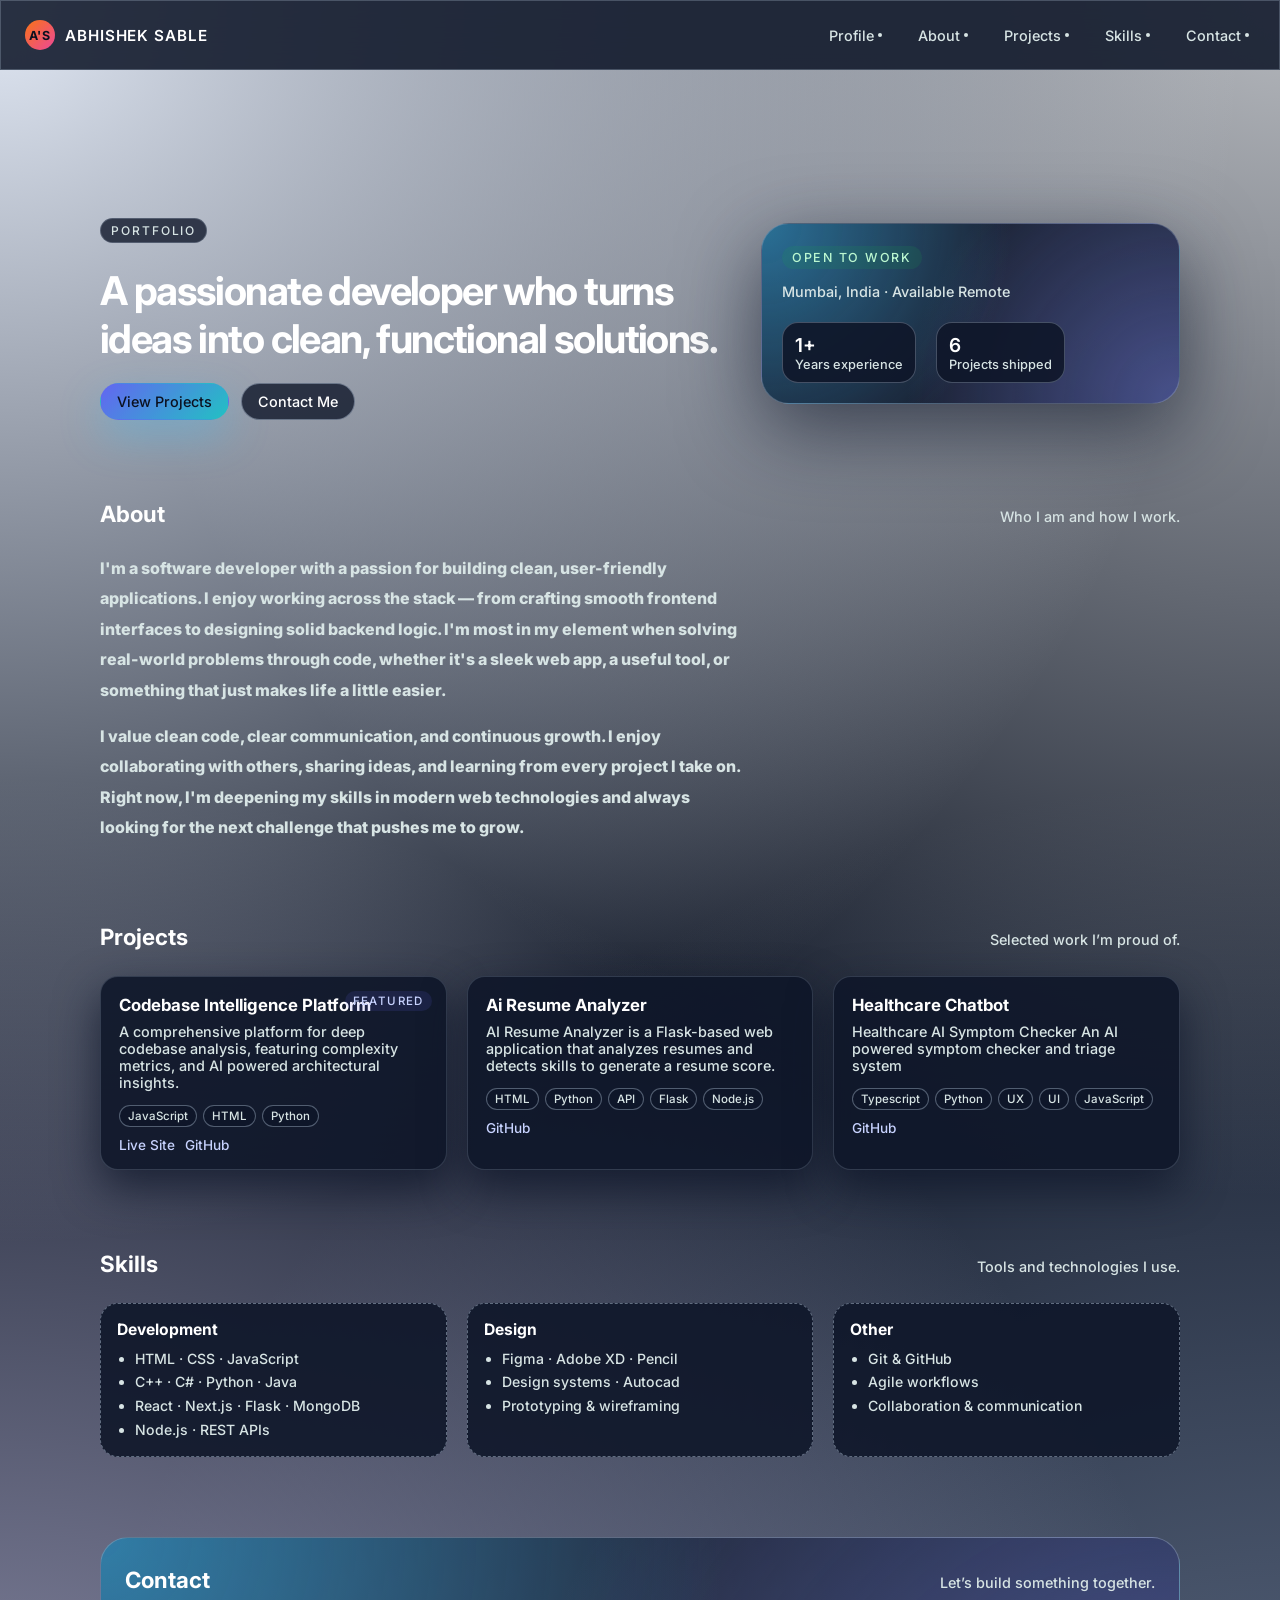
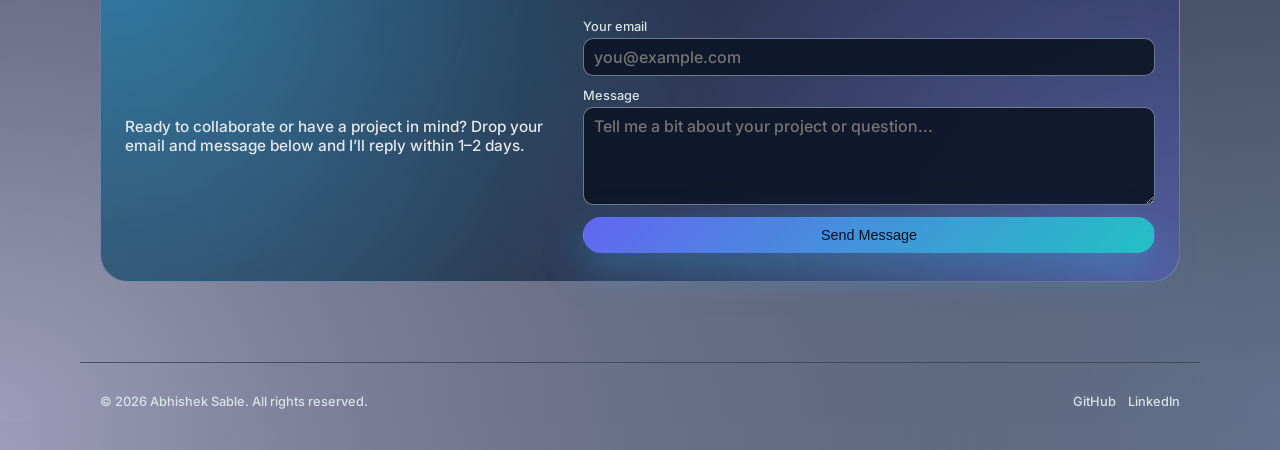
<file: index.html>
<!DOCTYPE html>
<html lang="en">
  <head>
    <meta charset="UTF-8" />
    <meta name="viewport" content="width=device-width, initial-scale=1.0" />
    <title>My Portfolio</title>
    <link rel="stylesheet" href="styles.css" />
    <link rel="preconnect" href="https://fonts.googleapis.com" />
    <link rel="preconnect" href="https://fonts.gstatic.com" crossorigin />
    <link
      href="https://fonts.googleapis.com/css2?family=Inter:wght@300;400;500;600;700&display=swap"
      rel="stylesheet"
    />
  </head>
  <body>
    <header class="nav">
      <div class="nav__brand">
        <span class="nav__logo-circle">A's</span>
        <span class="nav__brand-text">Abhishek Sable</span>
      </div>
      <nav class="nav__links">
        <a href="profile.html">Profile</a>
        <a href="about.html">About</a>
        <a href="projects.html">Projects</a>
        <a href="skills.html">Skills</a>
        <a href="contact.html">Contact</a>
      </nav>
      <button class="nav__toggle" aria-label="Toggle navigation">
        <span></span><span></span>
      </button>
    </header>

    <main>
      <section class="hero" id="top">
        <div class="hero__content">
          <p class="hero__eyebrow">Portfolio</p>
          <h1>A passionate developer who turns ideas into clean, functional solutions.</h1>
          <p class="hero__subtitle">
            
          </p>
          <div class="hero__actions">
            <a href="#projects" class="btn btn--primary">View Projects</a>
            <a href="#contact" class="btn btn--ghost">Contact Me</a>
          </div>
        </div>
        <div class="hero__card">
          <div class="hero__tag">Open to work</div>
          <p class="hero__role">Mumbai, India · Available Remote</p>
          <div class="hero__stats">
            <div </div>
              <span class="hero__stat-number">1+</span>
              <span class="hero__stat-label">Years experience</span>
            </div>
            <div id="projects-stat">
              <span class="hero__stat-number">6</span>
              <span class="hero__stat-label">Projects shipped</span>
            </div>
          </div>
        </div>
      </section>

      <section id="about" class="section">
        <div class="section__header">
          <h2>About</h2>
          <p>Who I am and how I work.</p>
        </div>
        <div class="about">
          <p>
            I'm a software developer with a passion for building clean, 
            user-friendly applications. I enjoy working across the stack — from crafting smooth frontend interfaces to designing solid backend logic. I'm most in my element when solving real-world problems through code, whether it's a sleek web app, 
            a useful tool, or something that just makes life a little easier.
          </p>
          <p>
            I value clean code, clear communication, and continuous growth. I enjoy collaborating with others, sharing ideas, and learning from every project I take on. Right now,
             I'm deepening my skills in modern web technologies and always looking for the next challenge that pushes me to grow.
          </p>
        </div>
      </section>

      <section id="projects" class="section">
        <div class="section__header">
          <h2>Projects</h2>
          <p>Selected work I’m proud of.</p>
        </div>
        <div class="grid projects">
          <article class="project-card">
            <div class="project-card__badge">Featured</div>
            <h3>Codebase Intelligence Platform</h3>
            <p>
              A comprehensive platform for deep codebase analysis, featuring complexity metrics,
              and AI powered architectural insights.
            </p>
            <ul class="project-card__tags">
              <li>JavaScript</li>
              <li>HTML</li>
              <li>Python</li>
            </ul>
            <div class="project-card__links">
              <a href="#" target="_blank" rel="noreferrer">Live Site</a>
              <a href="https://github.com/a6hxin/Codebase-Intelligence-Platform.git" target="_blank" rel="noreferrer">GitHub</a>
            </div>
          </article>

          <article class="project-card">
            <h3>Ai Resume Analyzer</h3>
            <p>
              AI Resume Analyzer is a Flask-based web application that analyzes resumes and detects skills to generate a resume score.
            </p>
            <ul class="project-card__tags">
              <li>HTML</li>
              <li>Python</li>
              <li>API</li>
              <li>Flask</li>
              <li>Node.js</li>
            </ul>
            <div class="project-card__links">
              <a href="https://github.com/a6hxin/Ai-Resume-Analyzer.git" target="_blank" rel="noreferrer">GitHub</a>
            </div>
          </article>

          <article class="project-card">
            <h3>Healthcare Chatbot</h3>
            <p>
              Healthcare AI Symptom Checker An AI powered symptom checker and triage system
            </p>
            <ul class="project-card__tags">
              <li>Typescript</li>
              <li>Python</li>
              <li>UX</li>
              <li>UI</li>
               <li>JavaScript</li>
            
            </ul>
            <div class="project-card__links">
              <a href="https://github.com/a6hxin/healthcare-ai.git" target="_blank" rel="noreferrer">GitHub</a>
            </div>
          </article>
        </div>
      </section>

      <section id="skills" class="section">
        <div class="section__header">
          <h2>Skills</h2>
          <p>Tools and technologies I use.</p>
        </div>
        <div class="grid skills">
          <div class="skills__group">
            <h3>Development</h3>
            <ul>
              <li>HTML · CSS · JavaScript</li>
              <li>C++ · C# · Python · Java</li>
              <li>React · Next.js · Flask · MongoDB</li>
              <li>Node.js · REST APIs</li>
            </ul>
          </div>
          <div class="skills__group">
            <h3>Design</h3>
            <ul>
              <li>Figma · Adobe XD · Pencil</li>
              <li>Design systems · Autocad</li>
              <li>Prototyping & wireframing</li>
            </ul>
          </div>
          <div class="skills__group">
            <h3>Other</h3>
            <ul>
              <li>Git & GitHub</li>
              <li>Agile workflows</li>
              <li>Collaboration & communication</li>
            </ul>
          </div>
        </div>
      </section>

      <section id="contact" class="section section--accent">
        <div class="section__header">
          <h2>Contact</h2>
          <p>Let’s build something together.</p>
        </div>
        <div class="contact">
          <p>
            Ready to collaborate or have a project in mind? Drop your email and
            message below and I’ll reply within 1–2 days.
          </p>
          <form id="contact-form" class="contact-form">
            <div class="contact-form__field">
              <label for="contact-email">Your email</label>
              <input
                type="email"
                id="contact-email"
                name="email"
                placeholder="you@example.com"
                required
              />
            </div>
            <div class="contact-form__field">
              <label for="contact-message">Message</label>
              <textarea
                id="contact-message"
                name="message"
                rows="4"
                placeholder="Tell me a bit about your project or question..."
                required
              ></textarea>
            </div>
            <button href="success.html" type="submit" class="btn btn--primary">
              Send Message
            </button>
          </form>
        </div>
      </section>
    </main>

    <footer class="footer">
      <p>© <span id="year"></span> Abhishek Sable. All rights reserved.</p>
      <div class="footer__links">
        <a href="https://github.com/a6hxin" target="_blank" rel="noreferrer"
          >GitHub</a
        >
        <a href="https://www.linkedin.com/in/a6hxin" target="_blank" rel="noreferrer"
          >LinkedIn</a
        >
      </div>
    </footer>

    <script src="main.js"></script>
  </body>
</html>
</file>
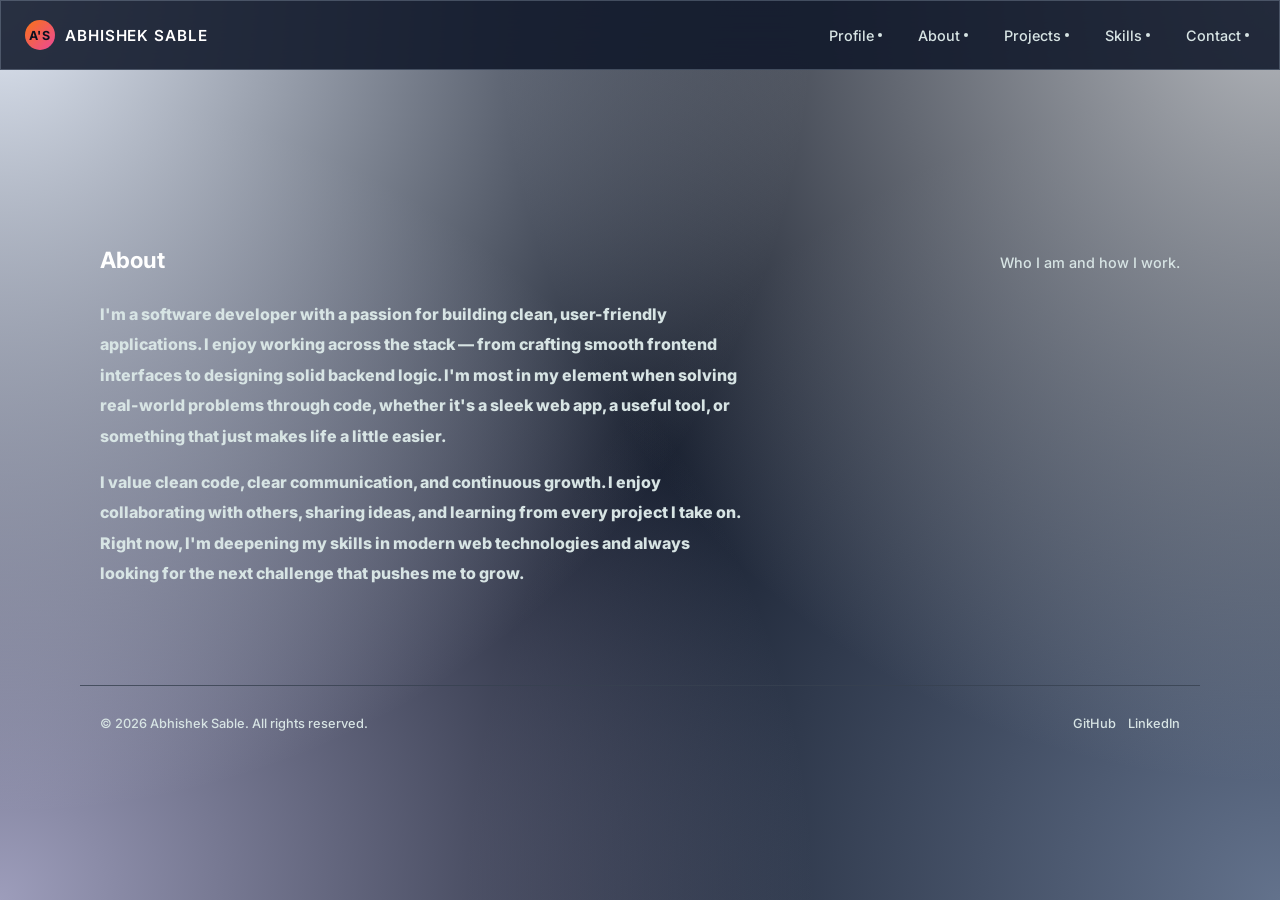
<file: about.html>
<!DOCTYPE html>
<html lang="en">
  <head>
    <meta charset="UTF-8" />
    <meta name="viewport" content="width=device-width, initial-scale=1.0" />
    <title>About · Abhishek Sable</title>
    <link rel="stylesheet" href="styles.css" />
    <link rel="preconnect" href="https://fonts.googleapis.com" />
    <link rel="preconnect" href="https://fonts.gstatic.com" crossorigin />
    <link
      href="https://fonts.googleapis.com/css2?family=Inter:wght@300;400;500;600;700&display=swap"
      rel="stylesheet"
    />
  </head>
  <body>
    <header class="nav">
      <div class="nav__brand">
        <span class="nav__logo-circle">A's</span>
        <span class="nav__brand-text">Abhishek Sable</span>
      </div>
      <nav class="nav__links">
        <a href="index.html">Profile</a>
        <a href="about.html">About</a>
        <a href="projects.html">Projects</a>
        <a href="skills.html">Skills</a>
        <a href="contact.html">Contact</a>
      </nav>
      <button class="nav__toggle" aria-label="Toggle navigation">
        <span></span><span></span>
      </button>
    </header>

    <main>
      <section class="section">
        <div class="section__header">
          <h2>About</h2>
          <p>Who I am and how I work.</p>
        </div>
        <div class="about">
          <p>
            I'm a software developer with a passion for building clean,
            user-friendly applications. I enjoy working across the stack — from crafting
            smooth frontend interfaces to designing solid backend logic. I'm most in my
            element when solving real-world problems through code, whether it's a sleek
            web app, a useful tool, or something that just makes life a little easier.
          </p>
          <p>
            I value clean code, clear communication, and continuous growth. I enjoy
            collaborating with others, sharing ideas, and learning from every project I
            take on. Right now, I'm deepening my skills in modern web technologies and
            always looking for the next challenge that pushes me to grow.
          </p>
        </div>
      </section>
    </main>

    <footer class="footer">
      <p>© <span id="year"></span> Abhishek Sable. All rights reserved.</p>
      <div class="footer__links">
        <a href="https://github.com/a6hxin" target="_blank" rel="noreferrer">GitHub</a>
        <a href="https://www.linkedin.com/in/a6hxin" target="_blank" rel="noreferrer"
          >LinkedIn</a
        >
      </div>
    </footer>

    <script src="main.js"></script>
  </body>
</html>
</file>
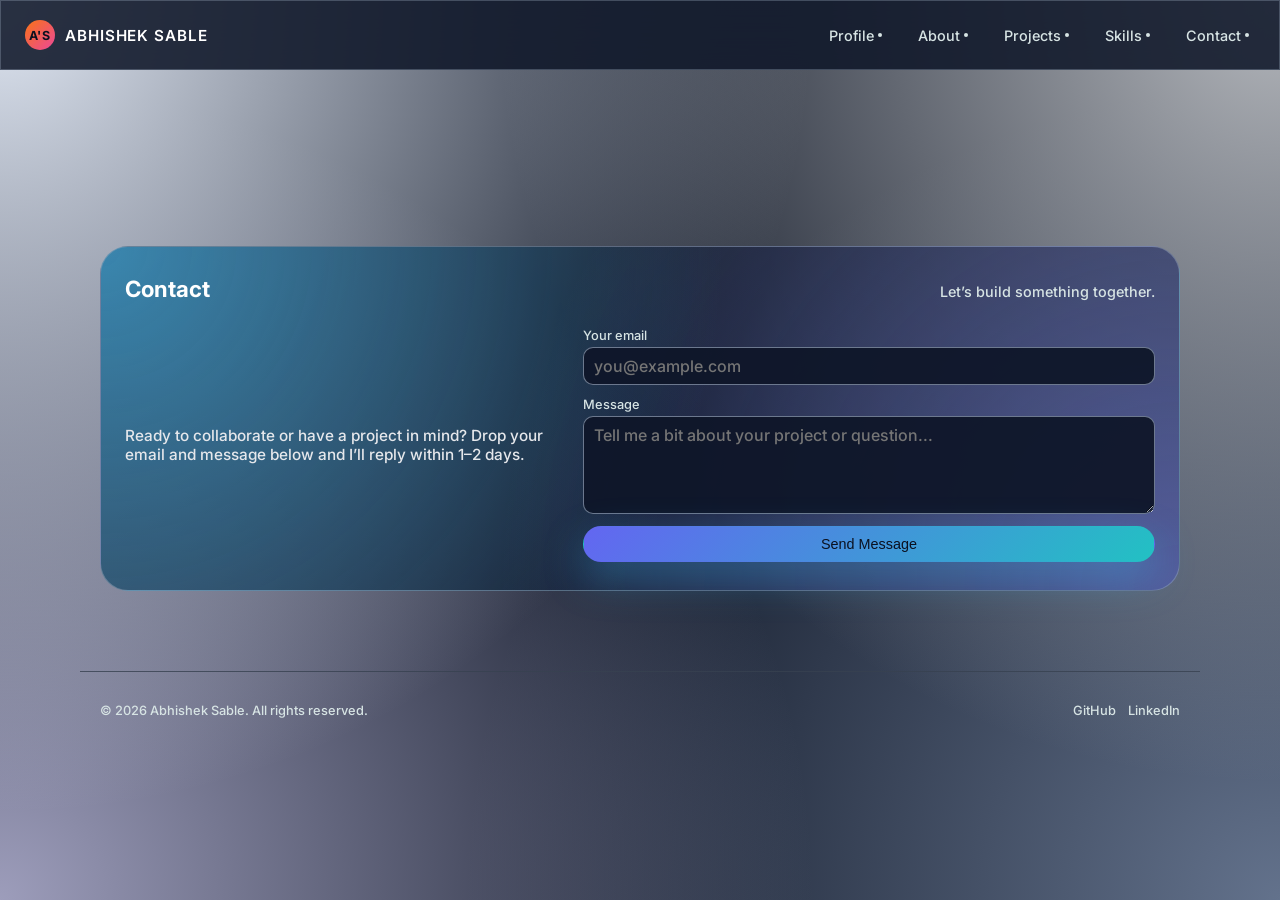
<file: contact.html>
<!DOCTYPE html>
<html lang="en">
  <head>
    <meta charset="UTF-8" />
    <meta name="viewport" content="width=device-width, initial-scale=1.0" />
    <title>Contact · Abhishek Sable</title>
    <link rel="stylesheet" href="styles.css" />
    <link rel="preconnect" href="https://fonts.googleapis.com" />
    <link rel="preconnect" href="https://fonts.gstatic.com" crossorigin />
    <link
      href="https://fonts.googleapis.com/css2?family=Inter:wght@300;400;500;600;700&display=swap"
      rel="stylesheet"
    />
  </head>
  <body>
    <header class="nav">
      <div class="nav__brand">
        <span class="nav__logo-circle">A's</span>
        <span class="nav__brand-text">Abhishek Sable</span>
      </div>
      <nav class="nav__links">
        <a href="index.html">Profile</a>
        <a href="about.html">About</a>
        <a href="projects.html">Projects</a>
        <a href="skills.html">Skills</a>
        <a href="contact.html">Contact</a>
      </nav>
      <button class="nav__toggle" aria-label="Toggle navigation">
        <span></span><span></span>
      </button>
    </header>

    <main>
      <section class="section section--accent">
        <div class="section__header">
          <h2>Contact</h2>
          <p>Let’s build something together.</p>
        </div>
        <div class="contact">
          <p>
            Ready to collaborate or have a project in mind? Drop your email and
            message below and I’ll reply within 1–2 days.
          </p>
          <form id="contact-form" class="contact-form">
            <div class="contact-form__field">
              <label for="contact-email">Your email</label>
              <input
                type="email"
                id="contact-email"
                name="email"
                placeholder="you@example.com"
                required
              />
            </div>
            <div class="contact-form__field">
              <label for="contact-message">Message</label>
              <textarea
                id="contact-message"
                name="message"
                rows="4"
                placeholder="Tell me a bit about your project or question..."
                required
              ></textarea>
            </div>
            <button type="submit" class="btn btn--primary">
              Send Message
            </button>
          </form>
        </div>
      </section>
    </main>

    <footer class="footer">
      <p>© <span id="year"></span> Abhishek Sable. All rights reserved.</p>
      <div class="footer__links">
        <a href="https://github.com/a6hxin" target="_blank" rel="noreferrer">GitHub</a>
        <a href="https://www.linkedin.com/in/a6hxin" target="_blank" rel="noreferrer"
          >LinkedIn</a
        >
      </div>
    </footer>

    <script src="main.js"></script>
  </body>
</html>
</file>
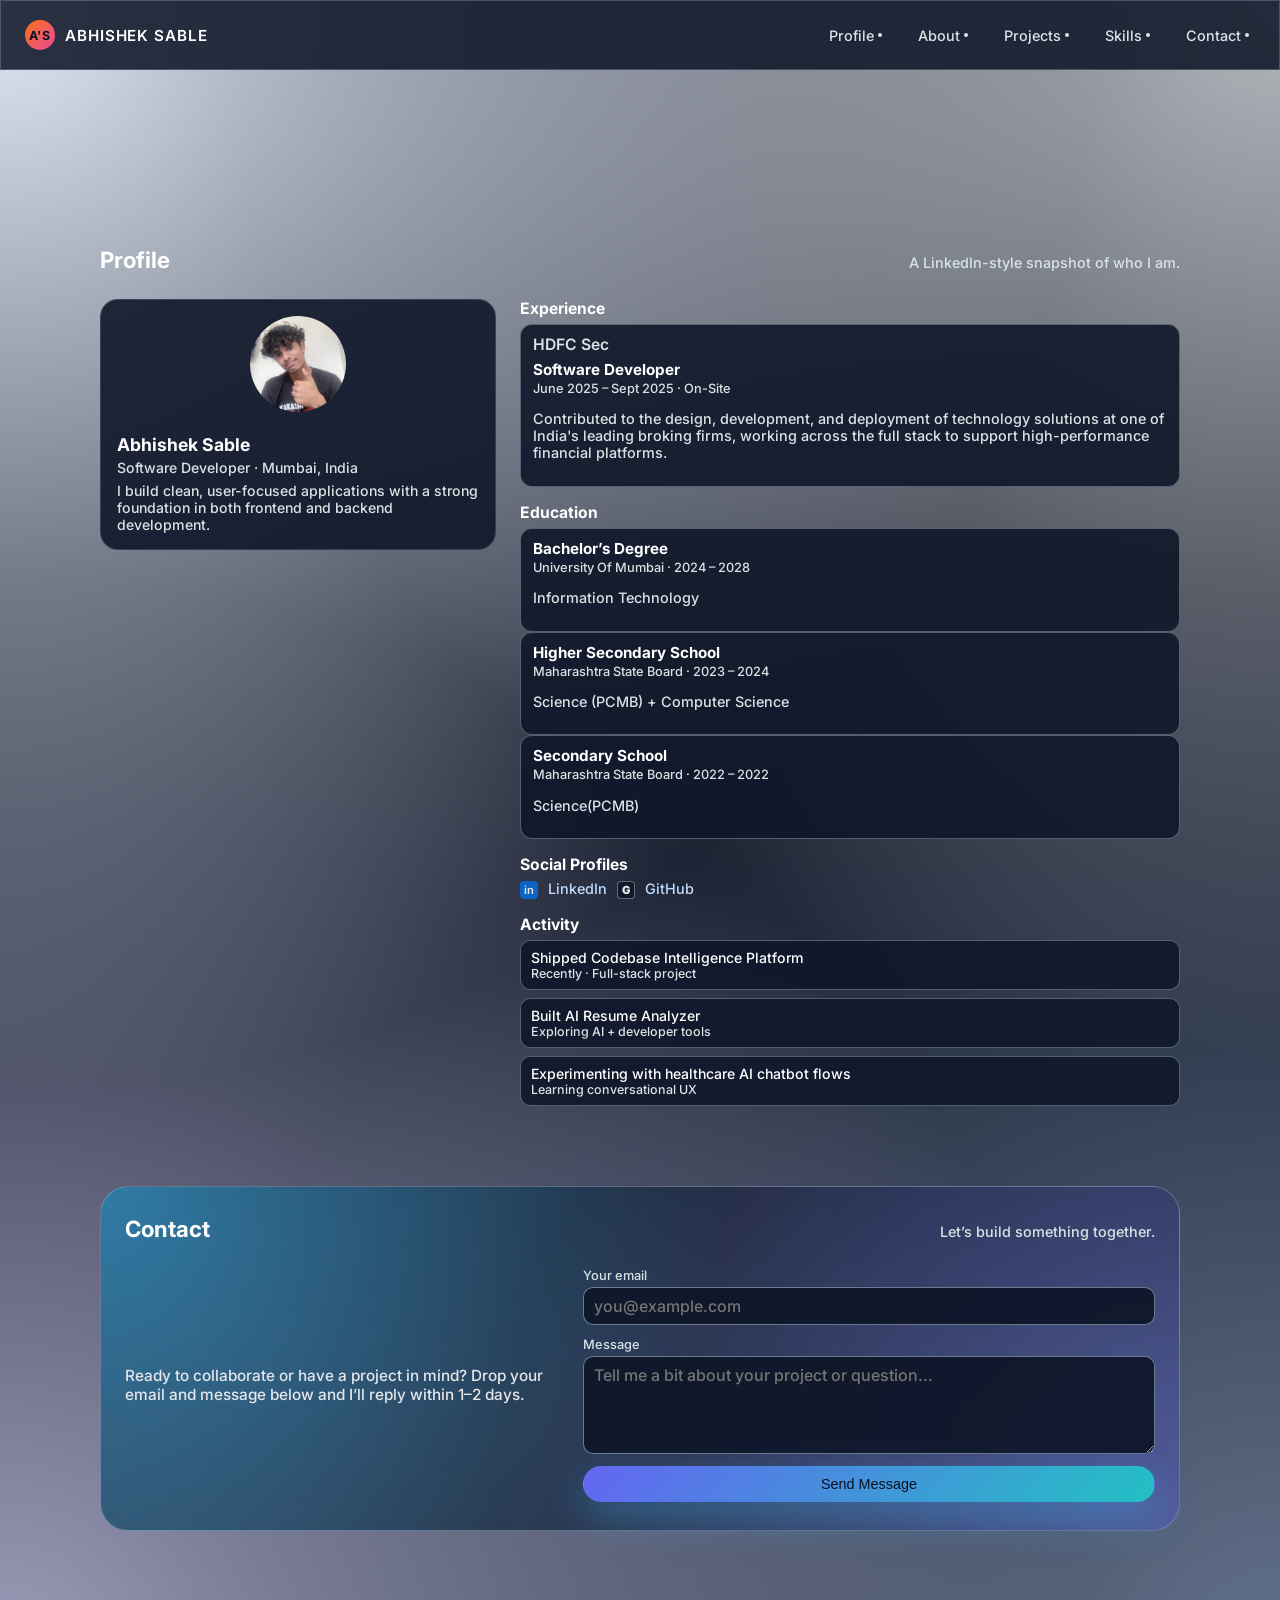
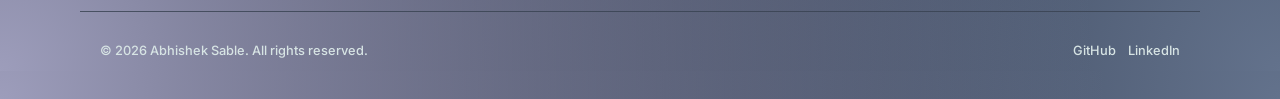
<file: profile.html>
<!DOCTYPE html>
<html lang="en">
  <head>
    <meta charset="UTF-8" />
    <meta name="viewport" content="width=device-width, initial-scale=1.0" />
    <title>Profile · Abhishek Sable</title>
    <link rel="stylesheet" href="styles.css" />
    <link rel="preconnect" href="https://fonts.googleapis.com" />
    <link rel="preconnect" href="https://fonts.gstatic.com" crossorigin />
    <link
      href="https://fonts.googleapis.com/css2?family=Inter:wght@300;400;500;600;700&display=swap"
      rel="stylesheet"
    />
  </head>
  <body>
    <header class="nav">
      <div class="nav__brand">
        <span class="nav__logo-circle">A's</span>
        <span class="nav__brand-text">Abhishek Sable</span>
      </div>
      <nav class="nav__links">
        <a href="profile.html">Profile</a>
        <a href="about.html">About</a>
        <a href="projects.html">Projects</a>
        <a href="skills.html">Skills</a>
        <a href="contact.html">Contact</a>
      </nav>
      <button class="nav__toggle" aria-label="Toggle navigation">
        <span></span><span></span>
      </button>
    </header>

    <main>
      <section class="section profile">
        <div class="section__header">
          <h2>Profile</h2>
          <p>A LinkedIn-style snapshot of who I am.</p>
        </div>
        <div class="profile__layout">
          <aside class="profile__sidebar">
            <div class="profile__photo">
              <!-- Replace with an <img> when you have your photo -->
              <div class="profile__photo-placeholder"><img src="pen.jpeg" alt="logo"></div>
            </div>
            <div class="profile__summary">
              <h3>Abhishek Sable</h3>
              <p class="profile__role">Software Developer · Mumbai, India</p>
              <p class="profile__bio">
                I build clean, user-focused applications with a strong foundation in both
                frontend and backend development.
              </p>
            </div>
          </aside>

          <div class="profile__content">
            <section class="profile__section">
              <h3>Experience</h3>
              <div class="profile__item">
              <h3 class="section___header"><a href="https://www.hdfcsec.com">HDFC Sec</a></h3>
                <h4>Software Developer</h4>
                <p class="profile__meta">June 2025 – Sept 2025 · On-Site</p>
                <p>
                  Contributed to the design, development, and deployment of technology solutions at one of India's leading broking firms, working across the full stack to support high-performance financial platforms.
                </p>
              </div>
            </section>

            <section class="profile__section">
              <h3>Education</h3>
              <div class="profile__item">
                <h4>Bachelor’s Degree</h4>
                <p class="profile__meta">University Of Mumbai · 2024 – 2028</p>
                <p>
                  Information Technology
                </p>
              </div>
              <div class="profile__item">
                <h4>Higher Secondary School</h4>
                <p class="profile__meta">Maharashtra State Board · 2023 – 2024</p>
                <p>
                   Science (PCMB) + Computer Science
                </p>
              </div>
              <div class="profile__item">
                <h4>Secondary School</h4>
                <p class="profile__meta">Maharashtra State Board · 2022 – 2022</p>
                <p>
                 Science(PCMB)
                </p>
              </div>
            </section>

            <section class="profile__section">
              <h3>Social Profiles</h3>
              <ul class="profile__links">
                <li>
                  <a href="https://www.linkedin.com/in/a6hxin" target="_blank" rel="noreferrer">
                    <span class="profile__icon profile__icon--linkedin">in</span>
                    LinkedIn
                  </a>
                </li>
                <li>
                  <a href="https://github.com/a6hxin" target="_blank" rel="noreferrer">
                    <span class="profile__icon profile__icon--github">G</span>
                    GitHub
                  </a>
                </li>
              </ul>
            </section>

            <section class="profile__section">
              <h3>Activity</h3>
              <ul class="profile__activity">
                <li class="profile__activity-item">
                  <span class="profile__activity-title">
                    Shipped Codebase Intelligence Platform
                  </span>
                  <span class="profile__activity-meta">Recently · Full-stack project</span>
                </li>
                <li class="profile__activity-item">
                  <span class="profile__activity-title">
                    Built AI Resume Analyzer
                  </span>
                  <span class="profile__activity-meta">Exploring AI + developer tools</span>
                </li>
                <li class="profile__activity-item">
                  <span class="profile__activity-title">
                    Experimenting with healthcare AI chatbot flows
                  </span>
                  <span class="profile__activity-meta">Learning conversational UX</span>
                </li>
              </ul>
            </section>
          </div>
        </div>
      </section>

      <section id="contact" class="section section--accent">
        <div class="section__header">
          <h2>Contact</h2>
          <p>Let’s build something together.</p>
        </div>
        <div class="contact">
          <p>
            Ready to collaborate or have a project in mind? Drop your email and
            message below and I’ll reply within 1–2 days.
          </p>
          <form id="contact-form-profile" class="contact-form">
            <div class="contact-form__field">
              <label for="contact-email-profile">Your email</label>
              <input
                type="email"
                id="contact-email-profile"
                name="email"
                placeholder="you@example.com"
                required
              />
            </div>
            <div class="contact-form__field">
              <label for="contact-message-profile">Message</label>
              <textarea
                id="contact-message-profile"
                name="message"
                rows="4"
                placeholder="Tell me a bit about your project or question..."
                required
              ></textarea>
            </div>
            <button type="submit" href="success.html" class="btn btn--primary">
              Send Message
            </button>
          </form>
        </div>
      </section>
    </main>

    <footer class="footer">
      <p>© <span id="year"></span> Abhishek Sable. All rights reserved.</p>
      <div class="footer__links">
        <a href="https://github.com/a6hxin" target="_blank" rel="noreferrer">GitHub</a>
        <a href="https://www.linkedin.com/in/a6hxin" target="_blank" rel="noreferrer"
          >LinkedIn</a
        >
      </div>
    </footer>

    <script src="main.js"></script>
  </body>
</html>
</file>
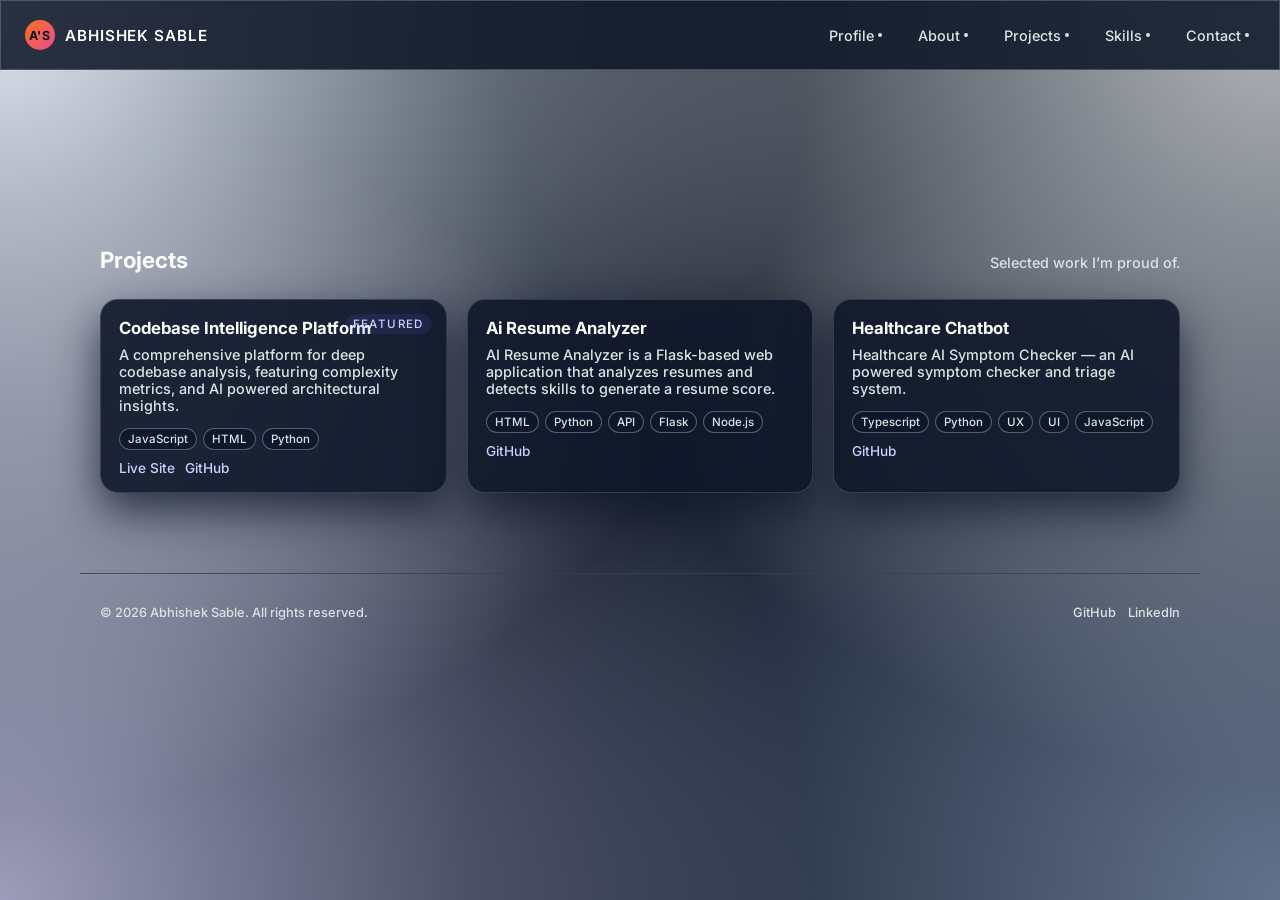
<file: projects.html>
<!DOCTYPE html>
<html lang="en">
  <head>
    <meta charset="UTF-8" />
    <meta name="viewport" content="width=device-width, initial-scale=1.0" />
    <title>Projects · Abhishek Sable</title>
    <link rel="stylesheet" href="styles.css" />
    <link rel="preconnect" href="https://fonts.googleapis.com" />
    <link rel="preconnect" href="https://fonts.gstatic.com" crossorigin />
    <link
      href="https://fonts.googleapis.com/css2?family=Inter:wght@300;400;500;600;700&display=swap"
      rel="stylesheet"
    />
  </head>
  <body>
    <header class="nav">
      <div class="nav__brand">
        <span class="nav__logo-circle">A's</span>
        <span class="nav__brand-text">Abhishek Sable</span>
      </div>
      <nav class="nav__links">
        <a href="index.html">Profile</a>
        <a href="about.html">About</a>
        <a href="projects.html">Projects</a>
        <a href="skills.html">Skills</a>
        <a href="contact.html">Contact</a>
      </nav>
      <button class="nav__toggle" aria-label="Toggle navigation">
        <span></span><span></span>
      </button>
    </header>

    <main>
      <section class="section">
        <div class="section__header">
          <h2>Projects</h2>
          <p>Selected work I’m proud of.</p>
        </div>
        <div class="grid projects">
          <article class="project-card">
            <div class="project-card__badge">Featured</div>
            <h3>Codebase Intelligence Platform</h3>
            <p>
              A comprehensive platform for deep codebase analysis, featuring complexity
              metrics, and AI powered architectural insights.
            </p>
            <ul class="project-card__tags">
              <li>JavaScript</li>
              <li>HTML</li>
              <li>Python</li>
            </ul>
            <div class="project-card__links">
              <a href="#" target="_blank" rel="noreferrer">Live Site</a>
              <a
                href="https://github.com/a6hxin/Codebase-Intelligence-Platform.git"
                target="_blank"
                rel="noreferrer"
                >GitHub</a
              >
            </div>
          </article>

          <article class="project-card">
            <h3>Ai Resume Analyzer</h3>
            <p>
              AI Resume Analyzer is a Flask-based web application that analyzes resumes
              and detects skills to generate a resume score.
            </p>
            <ul class="project-card__tags">
              <li>HTML</li>
              <li>Python</li>
              <li>API</li>
              <li>Flask</li>
              <li>Node.js</li>
            </ul>
            <div class="project-card__links">
              <a
                href="https://github.com/a6hxin/Ai-Resume-Analyzer.git"
                target="_blank"
                rel="noreferrer"
                >GitHub</a
              >
            </div>
          </article>

          <article class="project-card">
            <h3>Healthcare Chatbot</h3>
            <p>
              Healthcare AI Symptom Checker — an AI powered symptom checker and triage
              system.
            </p>
            <ul class="project-card__tags">
              <li>Typescript</li>
              <li>Python</li>
              <li>UX</li>
              <li>UI</li>
              <li>JavaScript</li>
            </ul>
            <div class="project-card__links">
              <a
                href="https://github.com/a6hxin/healthcare-ai.git"
                target="_blank"
                rel="noreferrer"
                >GitHub</a
              >
            </div>
          </article>
        </div>
      </section>
    </main>

    <footer class="footer">
      <p>© <span id="year"></span> Abhishek Sable. All rights reserved.</p>
      <div class="footer__links">
        <a href="https://github.com/a6hxin" target="_blank" rel="noreferrer">GitHub</a>
        <a href="https://www.linkedin.com/in/a6hxin" target="_blank" rel="noreferrer"
          >LinkedIn</a
        >
      </div>
    </footer>

    <script src="main.js"></script>
  </body>
</html>
</file>
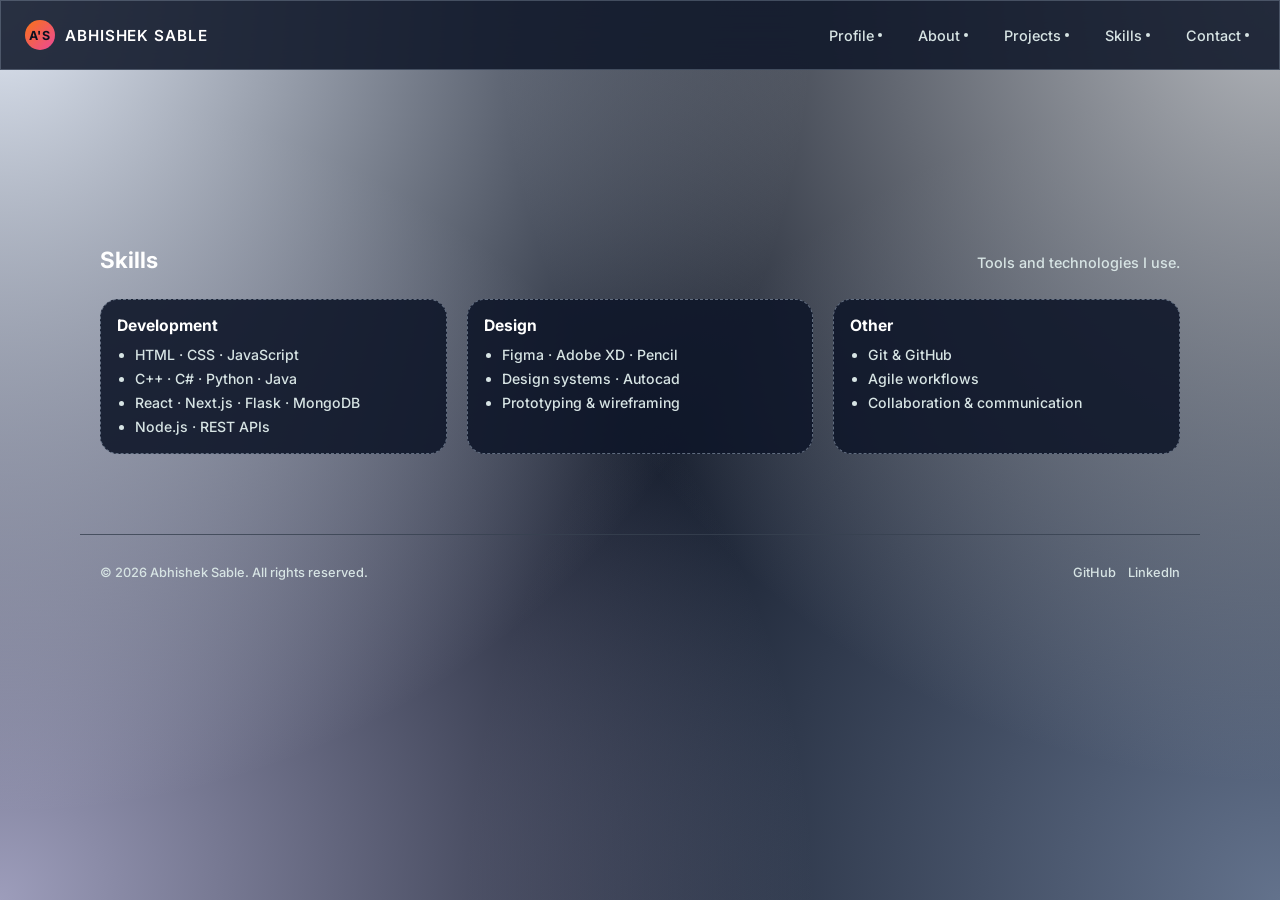
<file: skills.html>
<!DOCTYPE html>
<html lang="en">
  <head>
    <meta charset="UTF-8" />
    <meta name="viewport" content="width=device-width, initial-scale=1.0" />
    <title>Skills · Abhishek Sable</title>
    <link rel="stylesheet" href="styles.css" />
    <link rel="preconnect" href="https://fonts.googleapis.com" />
    <link rel="preconnect" href="https://fonts.gstatic.com" crossorigin />
    <link
      href="https://fonts.googleapis.com/css2?family=Inter:wght@300;400;500;600;700&display=swap"
      rel="stylesheet"
    />
  </head>
  <body>
    <header class="nav">
      <div class="nav__brand">
        <span class="nav__logo-circle">A's</span>
        <span class="nav__brand-text">Abhishek Sable</span>
      </div>
      <nav class="nav__links">
        <a href="index.html">Profile</a>
        <a href="about.html">About</a>
        <a href="projects.html">Projects</a>
        <a href="skills.html">Skills</a>
        <a href="contact.html">Contact</a>
      </nav>
      <button class="nav__toggle" aria-label="Toggle navigation">
        <span></span><span></span>
      </button>
    </header>

    <main>
      <section class="section">
        <div class="section__header">
          <h2>Skills</h2>
          <p>Tools and technologies I use.</p>
        </div>
        <div class="grid skills">
          <div class="skills__group">
            <h3>Development</h3>
            <ul>
              <li>HTML · CSS · JavaScript</li>
              <li>C++ · C# · Python · Java</li>
              <li>React · Next.js · Flask · MongoDB</li>
              <li>Node.js · REST APIs</li>
            </ul>
          </div>
          <div class="skills__group">
            <h3>Design</h3>
            <ul>
              <li>Figma · Adobe XD · Pencil</li>
              <li>Design systems · Autocad</li>
              <li>Prototyping & wireframing</li>
            </ul>
          </div>
          <div class="skills__group">
            <h3>Other</h3>
            <ul>
              <li>Git & GitHub</li>
              <li>Agile workflows</li>
              <li>Collaboration & communication</li>
            </ul>
          </div>
        </div>
      </section>
    </main>

    <footer class="footer">
      <p>© <span id="year"></span> Abhishek Sable. All rights reserved.</p>
      <div class="footer__links">
        <a href="https://github.com/a6hxin" target="_blank" rel="noreferrer">GitHub</a>
        <a href="https://www.linkedin.com/in/a6hxin" target="_blank" rel="noreferrer"
          >LinkedIn</a
        >
      </div>
    </footer>

    <script src="main.js"></script>
  </body>
</html>
</file>
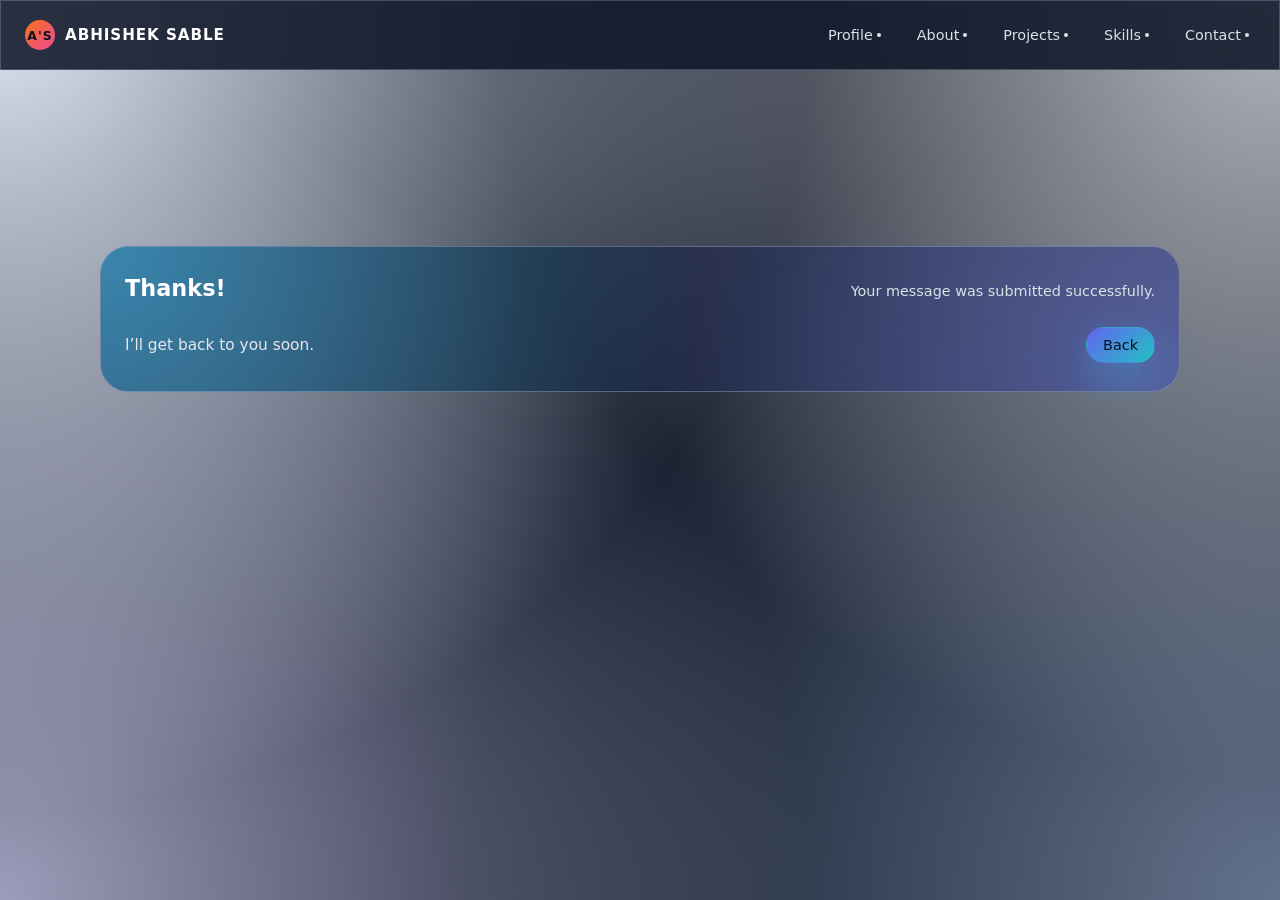
<file: success.html>
<!DOCTYPE html>
<html lang="en">
  <head>
    <meta charset="UTF-8" />
    <meta name="viewport" content="width=device-width, initial-scale=1.0" />
    <title>Message sent</title>
    <link rel="stylesheet" href="styles.css" />
  </head>
  <body>
    <header class="nav">
      <div class="nav__brand">
        <span class="nav__logo-circle">A's</span>
        <span class="nav__brand-text">Abhishek Sable</span>
      </div>
      <nav class="nav__links">
        <a href="index.html">Profile</a>
        <a href="about.html">About</a>
        <a href="projects.html">Projects</a>
        <a href="skills.html">Skills</a>
        <a href="contact.html">Contact</a>
      </nav>
      <button class="nav__toggle" aria-label="Toggle navigation">
        <span></span><span></span>
      </button>
    </header>

    <main>
      <section class="section section--accent">
        <div class="section__header">
          <h2>Thanks!</h2>
          <p>Your message was submitted successfully.</p>
        </div>
        <div class="contact">
          <p>I’ll get back to you soon.</p>
          <a class="btn btn--primary" href="index.html#contact">Back</a>
        </div>
      </section>
    </main>

    <script src="main.js"></script>
  </body>
</html>
</file>
<file: styles.css>
:root {
  --bg: #050816;
  --bg-elevated: rgba(15, 23, 42, 0.9);
  --bg-soft: rgba(15, 23, 42, 0.7);
  --accent: #6366f1;
  --accent-soft: rgba(99, 102, 241, 0.12);
  --text: hsl(0, 0%, 100%);
  --muted: #d7e4e4;
  --border-subtle: rgba(148, 163, 184, 0.25);
  --radius-lg: 18px;
  --radius-xl: 28px;
  --shadow-soft: 0 24px 80px rgba(15, 23, 42, 0.65);
}

*,
*::before,
*::after {
  box-sizing: border-box;
}

html,
body {
  margin: 0;
  padding: 0;
  font-family: "Inter", system-ui, -apple-system, BlinkMacSystemFont, sans-serif;
  background:
    radial-gradient(circle at 0% 0%, #e2e9f5 0, transparent 52%),
    radial-gradient(circle at 100% 0%, #b5b8bd 0, transparent 50%),
    radial-gradient(circle at 0% 100%, #9d9dbb 0, transparent 52%),
    radial-gradient(circle at 100% 100%, #63728c 0, transparent 52%),
    #111827;
  color: var(--text);
  scroll-behavior: smooth;
}

body {
  min-height: 100vh;
  font-weight: 500;
}

a {
  color: inherit;
  text-decoration: none;
}

main {
  max-width: 1120px;
  margin: 0 auto;
  padding: 96px 20px 80px;
}

.nav {
  position: sticky;
  top: 0;
  z-index: 20;
  display: flex;
  align-items: center;
  justify-content: space-between;
  padding: 19px 24px;
  margin: 0;
  width: 100%;
  border-radius: 0;
  background: rgba(15, 23, 42, 0.88);
  border: 1px solid rgba(148, 163, 184, 0.35);
  backdrop-filter: blur(22px);
}

.nav__brand {
  display: inline-flex;
  align-items: center;
  gap: 10px;
  font-weight: 600;
  letter-spacing: 0.06em;
  font-size: 0.95rem;
  text-transform: uppercase;
}

.nav__logo-circle {
  width: 30px;
  height: 30px;
  border-radius: 50%;
  display: inline-flex;
  align-items: center;
  justify-content: center;
  font-size: 0.78rem;
  letter-spacing: 0.08em;
  background: linear-gradient(135deg, #f97316, #ec4899);
  color: #0b1120;
  font-weight: 700;
}

.nav__brand-text {
  white-space: nowrap;
}

.nav__links {
  display: flex;
  gap: 20px;
  font-size: 0.9rem;
}

.nav__links a {
  position: relative;
  padding: 6px 14px 6px 10px;
  border-radius: 999px;
  color: var(--muted);
  transition: color 0.18s ease, background-color 0.18s ease, transform 0.1s ease;
}

.nav__links a::after {
  content: "";
  position: absolute;
  right: 6px;
  top: 50%;
  transform: translateY(-50%);
  width: 4px;
  height: 4px;
  border-radius: 999px;
  background: currentColor;
}

.nav__links a:hover {
  color: var(--text);
  background: rgba(148, 163, 184, 0.12);
  transform: translateY(-1px);
}

.nav__toggle {
  display: none;
  background: none;
  border: none;
  padding: 6px;
  cursor: pointer;
}

.nav__toggle span {
  display: block;
  width: 20px;
  height: 2px;
  background: var(--text);
  border-radius: 999px;
}

.nav__toggle span + span {
  margin-top: 4px;
}

.hero {
  display: grid;
  grid-template-columns: minmax(0, 2.1fr) minmax(0, 1.4fr);
  gap: 32px;
  align-items: center;
  margin-top: 40px;
}

.hero__content h1 {
  font-size: clamp(2.4rem, 3.1vw, 3rem);
  letter-spacing: -0.04em;
  margin: 12px 0 12px;
}

.hero__eyebrow {
  display: inline-flex;
  align-items: center;
  gap: 8px;
  padding: 4px 10px;
  border-radius: 999px;
  font-size: 0.75rem;
  text-transform: uppercase;
  letter-spacing: 0.16em;
  background: rgba(15, 23, 42, 0.8);
  border: 1px solid rgba(148, 163, 184, 0.35);
  color: var(--muted);
}

.hero__subtitle {
  color: var(--muted);
  font-size: 0.98rem;
  max-width: 32rem;
  line-height: 1.7;
}

.hero__actions {
  display: flex;
  flex-wrap: wrap;
  gap: 12px;
  margin-top: 20px;
}

.hero__card {
  position: relative;
  padding: 22px 20px 20px;
  border-radius: var(--radius-xl);
  background:
    radial-gradient(circle at 0% 0%, rgba(56, 189, 248, 0.5), transparent 55%),
    radial-gradient(circle at 100% 100%, rgba(129, 140, 248, 0.45), transparent 60%),
    var(--bg-elevated);
  box-shadow: var(--shadow-soft);
  border: 1px solid rgba(148, 163, 184, 0.4);
}

.hero__tag {
  display: inline-flex;
  align-items: center;
  padding: 4px 10px;
  border-radius: 999px;
  background: rgba(22, 163, 74, 0.14);
  color: #bbf7d0;
  font-size: 0.78rem;
  letter-spacing: 0.14em;
  text-transform: uppercase;
}

.hero__role {
  margin-top: 14px;
  color: var(--muted);
  font-size: 0.9rem;
}

.hero__stats {
  display: flex;
  gap: 20px;
  margin-top: 22px;
}

.hero__stats div {
  padding: 10px 12px;
  border-radius: 16px;
  background: rgba(15, 23, 42, 0.9);
  border: 1px solid rgba(148, 163, 184, 0.4);
}

.hero__stat-number {
  display: block;
  font-size: 1.2rem;
  font-weight: 600;
}

.hero__stat-label {
  display: block;
  color: var(--muted);
  font-size: 0.8rem;
}

.btn {
  display: inline-flex;
  align-items: center;
  justify-content: center;
  padding: 9px 16px;
  border-radius: 999px;
  border: 1px solid transparent;
  font-size: 0.9rem;
  font-weight: 500;
  cursor: pointer;
  transition: transform 0.12s ease, box-shadow 0.12s ease, background-color 0.16s ease,
    border-color 0.16s ease;
}

.btn--primary {
  background: linear-gradient(135deg, #6366f1, #22c1c3);
  color: #0b1120;
  box-shadow: 0 16px 40px rgba(56, 189, 248, 0.35);
}

.btn--primary:hover {
  transform: translateY(-1px);
  box-shadow: 0 20px 50px rgba(56, 189, 248, 0.45);
}

.btn--ghost {
  background: rgba(15, 23, 42, 0.8);
  border-color: rgba(148, 163, 184, 0.6);
  color: var(--text);
}

.btn--ghost:hover {
  background: rgba(30, 64, 175, 0.6);
  border-color: rgba(191, 219, 254, 0.7);
}

.section {
  margin-top: 80px;
}

.section__header {
  display: flex;
  align-items: baseline;
  justify-content: space-between;
  gap: 16px;
  margin-bottom: 26px;
}

.section__header h2 {
  margin: 0;
  font-size: 1.4rem;
}

.section__header p {
  margin: 0;
  color: var(--muted);
  font-size: 0.9rem;
}

.section--accent {
  padding: 28px 24px;
  border-radius: var(--radius-xl);
  background:
    radial-gradient(circle at 0% 0%, rgba(56, 189, 248, 0.55), transparent 55%),
    radial-gradient(circle at 100% 100%, rgba(129, 140, 248, 0.5), transparent 60%),
    var(--bg-soft);
  border: 1px solid rgba(148, 163, 184, 0.5);
}

.about {
  max-width: 640px;
  color: var(--muted);
  font-size: 1rem;
  line-height: 1.9;
  font-weight: 800;
}

.about p + p {
  margin-top: 10px;
}

.grid {
  display: grid;
  gap: 20px;
}

.projects {
  grid-template-columns: repeat(auto-fit, minmax(260px, 1fr));
}

.project-card {
  position: relative;
  padding: 18px 18px 16px;
  border-radius: var(--radius-lg);
  background: rgba(15, 23, 42, 0.9);
  border: 1px solid var(--border-subtle);
  box-shadow: 0 18px 44px rgba(15, 23, 42, 0.78);
  transition: transform 0.16s ease, box-shadow 0.16s ease, border-color 0.16s ease,
    background-color 0.2s ease;
}

.project-card:hover {
  transform: translateY(-4px);
  box-shadow: 0 24px 60px rgba(15, 23, 42, 0.9);
  border-color: rgba(129, 140, 248, 0.9);
  background: radial-gradient(circle at top, rgba(79, 70, 229, 0.32), transparent 58%),
    rgba(15, 23, 42, 0.96);
}

.project-card h3 {
  margin: 0 0 8px;
  font-size: 1.05rem;
}

.project-card p {
  margin: 0 0 14px;
  color: var(--muted);
  font-size: 0.9rem;
}

.project-card__badge {
  position: absolute;
  top: 14px;
  right: 14px;
  padding: 3px 8px;
  border-radius: 999px;
  background: var(--accent-soft);
  color: #c7d2fe;
  font-size: 0.72rem;
  text-transform: uppercase;
  letter-spacing: 0.12em;
}

.project-card__tags {
  display: flex;
  flex-wrap: wrap;
  gap: 6px;
  padding: 0;
  margin: 0 0 10px;
  list-style: none;
}

.project-card__tags li {
  padding: 3px 8px;
  border-radius: 999px;
  background: rgba(15, 23, 42, 0.9);
  border: 1px solid rgba(148, 163, 184, 0.5);
  font-size: 0.72rem;
  color: var(--muted);
}

.project-card__links {
  display: flex;
  flex-wrap: wrap;
  gap: 10px;
  font-size: 0.85rem;
}

.project-card__links a {
  color: #c7d2fe;
}

.project-card__links a:hover {
  text-decoration: underline;
}

.skills {
  grid-template-columns: repeat(auto-fit, minmax(220px, 1fr));
}

.skills__group {
  padding: 16px 16px 14px;
  border-radius: var(--radius-lg);
  background: rgba(15, 23, 42, 0.9);
  border: 1px dashed rgba(148, 163, 184, 0.6);
}

.skills__group h3 {
  margin: 0 0 8px;
  font-size: 0.98rem;
}

.skills__group ul {
  margin: 0;
  padding-left: 18px;
  color: var(--muted);
  font-size: 0.88rem;
  line-height: 1.7;
}

.profile__layout {
  display: grid;
  grid-template-columns: minmax(0, 1.2fr) minmax(0, 2fr);
  gap: 24px;
  align-items: flex-start;
}

.profile__sidebar {
  display: flex;
  flex-direction: column;
  gap: 12px;
  padding: 16px;
  border-radius: var(--radius-lg);
  background: rgba(15, 23, 42, 0.9);
  border: 1px solid var(--border-subtle);
}

.profile__photo {
  display: flex;
  justify-content: center;
}
.profile__photo-placeholder {
  width: 96px;
  height: 96px;
  border-radius: 999px;
  display: flex;
  align-items: center;
  justify-content: center;
  font-weight: 600;
  font-size: 1.1rem;
  letter-spacing: 0.06em;
  background: linear-gradient(135deg, #38bdf8, #6366f1);
  color: #0b1120;
  overflow: hidden; /* ✅ bas yeh ek line add karo */
}

.profile__photo-placeholder img {
  width: 100%;
  height: 100%;
  object-fit: cover; /* ✅ aur yeh */
}

.profile__summary h3 {
  margin: 10px 0 4px;
  font-size: 1.1rem;
}

.profile__role {
  margin: 0 0 6px;
  font-size: 0.88rem;
  color: var(--muted);
}

.profile__bio {
  margin: 0;
  font-size: 0.88rem;
  color: var(--muted);
}

.profile__content {
  display: flex;
  flex-direction: column;
  gap: 16px;
}

.profile__section h3 {
  margin: 0 0 6px;
  font-size: 0.98rem;
}

.profile__item {
  padding: 10px 12px;
  border-radius: 12px;
  background: rgba(15, 23, 42, 0.9);
  border: 1px solid rgba(148, 163, 184, 0.5);
  font-size: 0.9rem;
  color: var(--muted);
}

.profile__item h4 {
  margin: 0 0 2px;
  font-size: 0.95rem;
  color: var(--text);
}

.profile__meta {
  margin: 0 0 6px;
  font-size: 0.8rem;
  color: var(--muted);
}

.profile__links {
  list-style: none;
  padding: 0;
  margin: 0;
  display: flex;
  flex-wrap: wrap;
  gap: 10px;
  font-size: 0.9rem;
}

.profile__links a {
  color: #bfdbfe;
}

.profile__links a:hover {
  text-decoration: underline;
}

.profile__activity {
  list-style: none;
  padding: 0;
  margin: 0;
  display: flex;
  flex-direction: column;
  gap: 8px;
  font-size: 0.88rem;
  color: var(--muted);
}

.profile__activity-item {
  padding: 8px 10px;
  border-radius: 10px;
  background: rgba(15, 23, 42, 0.9);
  border: 1px solid rgba(148, 163, 184, 0.5);
}

.profile__activity-title {
  display: block;
  color: var(--text);
}

.profile__activity-meta {
  display: block;
  font-size: 0.78rem;
  color: var(--muted);
}

.profile__icon {
  display: inline-flex;
  align-items: center;
  justify-content: center;
  width: 18px;
  height: 18px;
  border-radius: 4px;
  font-size: 0.7rem;
  font-weight: 600;
  margin-right: 6px;
}

.profile__icon--linkedin {
  background: #0a66c2;
  color: #e5e7eb;
}

.profile__icon--github {
  background: #111827;
  color: #e5e7eb;
  border: 1px solid rgba(148, 163, 184, 0.6);
  font-weight: 1000;
}

.contact {
  display: flex;
  align-items: center;
  justify-content: space-between;
  gap: 18px;
}

.contact p {
  margin: 0;
  max-width: 440px;
  color: #e5e7eb;
  font-size: 0.96rem;
}

.contact-form {
  flex: 1;
  display: flex;
  flex-direction: column;
  gap: 12px;
}

.contact-form__field {
  display: flex;
  flex-direction: column;
  gap: 4px;
}

.contact-form__field label {
  font-size: 0.8rem;
  color: var(--muted);
}

.contact-form__field input,
.contact-form__field textarea {
  padding: 8px 10px;
  border-radius: 10px;
  border: 1px solid rgba(148, 163, 184, 0.7);
  background: rgba(15, 23, 42, 0.95);
  color: var(--text);
  font: inherit;
  resize: vertical;
}

.contact-form__field input:focus,
.contact-form__field textarea:focus {
  outline: none;
  border-color: #38bdf8;
  box-shadow: 0 0 0 1px rgba(56, 189, 248, 0.6);
}

.contact-form__hidden {
  display: none;
}

.footer {
  max-width: 1120px;
  margin: 0 auto 28px;
  padding: 18px 20px 0;
  border-top: 1px solid rgba(55, 65, 81, 0.8);
  display: flex;
  align-items: center;
  justify-content: space-between;
  color: var(--muted);
  font-size: 0.8rem;
}

.footer__links {
  display: flex;
  gap: 12px;
}

.footer__links a {
  color: var(--muted);
}

.footer__links a:hover {
  color: var(--text);
}

@media (max-width: 800px) {
  main {
    padding-top: 80px;
  }

  .nav {
    padding-inline: 16px;
  }

  .nav__links {
    position: fixed;
    inset: 60px 16px auto;
    padding: 12px;
    border-radius: 18px;
    flex-direction: column;
    background: rgba(15, 23, 42, 0.97);
    border: 1px solid rgba(148, 163, 184, 0.5);
    transform-origin: top center;
    transform: scaleY(0.9);
    opacity: 0;
    pointer-events: none;
    transition: opacity 0.18s ease, transform 0.18s ease;
  }

  .nav__links--open {
    opacity: 1;
    transform: scaleY(1);
    pointer-events: auto;
  }

  .nav__links a {
    padding: 8px 10px;
  }

  .nav__toggle {
    display: inline-flex;
  }

  .hero {
    grid-template-columns: minmax(0, 1fr);
  }

  .hero__card {
    order: -1;
  }

  .projects-preview {
    display: none;
  }

  .section--accent {
    padding-inline: 18px;
  }

  .contact {
    flex-direction: column;
    align-items: flex-start;
  }

  .footer {
    flex-direction: column;
    align-items: flex-start;
    gap: 8px;
  }
}

@media (max-width: 480px) {
  .hero__stats {
    flex-direction: column;
  }

  .section {
    margin-top: 64px;
  }
}

.section___header{
  font-weight: 600;
  cursor: pointer;
}
</file>
